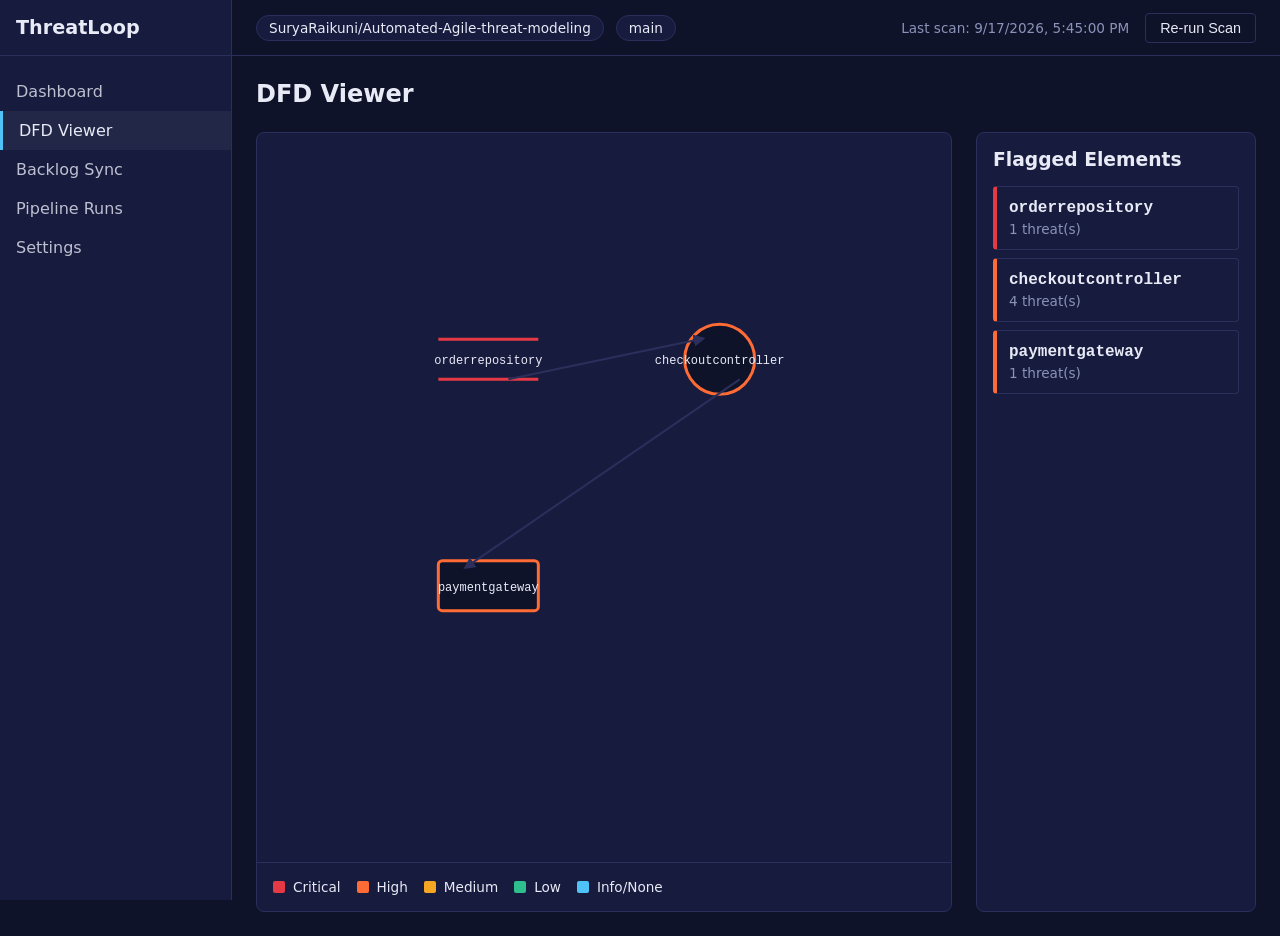
<file: dashboard/dfd-viewer.html>
<!DOCTYPE html>
<html lang="en">
<head>
  <meta charset="UTF-8">
  <title>DFD Viewer - ThreatLoop</title>
  <link rel="stylesheet" href="./assets/theme.css">
  <style>
    .dfd-layout { display: flex; gap: 24px; height: calc(100vh - 120px); }
    .dfd-canvas-wrapper { flex: 1; background: var(--card); border: 1px solid var(--border); border-radius: 8px; position: relative; overflow: hidden; display: flex; flex-direction: column; }
    .dfd-panel { width: 280px; background: var(--card); border: 1px solid var(--border); border-radius: 8px; padding: 16px; overflow-y: auto; }
    #dfd-svg { width: 100%; height: 100%; }
    .legend { padding: 16px; border-top: 1px solid var(--border); display: flex; gap: 16px; font-size: 0.85rem; flex-wrap: wrap; }
    .legend-item { display: flex; align-items: center; gap: 8px; }
    .color-box { width: 12px; height: 12px; border-radius: 2px; }
  </style>
</head>
<body>
  <div class="layout">
    <div class="sidebar">
      <div class="logo">ThreatLoop</div>
      <nav>
        <a href="index.html">Dashboard</a>
        <a href="dfd-viewer.html" class="active">DFD Viewer</a>
        <a href="backlog.html">Backlog Sync</a>
        <a href="pipeline-runs.html">Pipeline Runs</a>
        <a href="settings.html">Settings</a>
      </nav>
    </div>
    <div class="main-wrapper">
      <div class="topbar" id="shared-topbar"></div>
      <div class="main-content">
        <h2 style="margin-bottom: 24px;">DFD Viewer</h2>
        <div class="dfd-layout">
          <div class="dfd-canvas-wrapper">
            <svg id="dfd-svg"></svg>
            <div class="legend">
              <div class="legend-item"><div class="color-box" style="background:var(--critical)"></div>Critical</div>
              <div class="legend-item"><div class="color-box" style="background:var(--high)"></div>High</div>
              <div class="legend-item"><div class="color-box" style="background:var(--medium)"></div>Medium</div>
              <div class="legend-item"><div class="color-box" style="background:var(--low)"></div>Low</div>
              <div class="legend-item"><div class="color-box" style="background:var(--info)"></div>Info/None</div>
            </div>
          </div>
          <div class="dfd-panel">
            <h3>Flagged Elements</h3>
            <div id="flagged-elements" style="margin-top: 16px;"></div>
          </div>
        </div>
      </div>
    </div>
  </div>
  <script src="./assets/app.js"></script>
  <script>
    document.addEventListener('tl-data-ready', () => {
      window.renderSharedTopbar();
      const threats = window.TLData.threats;
      
      const elementsMap = {};
      threats.forEach(t => {
        if(!t.affectedElementId) return;
        const id = t.affectedElementId;
        if(!elementsMap[id]) {
          elementsMap[id] = { id, threatCount: 0, severityValue: -1, color: 'var(--info)' };
        }
        elementsMap[id].threatCount++;
        
        let sVal = 0;
        const s = t.severity.toUpperCase();
        if(s==='CRITICAL') sVal=4;
        else if(s==='HIGH') sVal=3;
        else if(s==='MEDIUM') sVal=2;
        else if(s==='LOW') sVal=1;
        
        if(sVal > elementsMap[id].severityValue) {
          elementsMap[id].severityValue = sVal;
          elementsMap[id].color = window.getSeverityColor(s);
        }
      });

      const elements = Object.values(elementsMap);
      
      // Render panel
      const panel = document.getElementById('flagged-elements');
      if(elements.length === 0) {
        panel.innerHTML = '<p class="muted">No elements flagged.</p>';
      } else {
        panel.innerHTML = elements.sort((a,b)=>b.severityValue - a.severityValue).map(el => `
          <div style="padding: 12px; border: 1px solid var(--border); border-radius: 4px; margin-bottom: 8px; border-left: 4px solid ${el.color};">
            <div class="mono" style="font-weight:bold; margin-bottom:4px;">${window.escapeHtml(el.id)}</div>
            <div style="font-size: 0.85rem; color: var(--muted);">${el.threatCount} threat(s)</div>
          </div>
        `).join('');
      }

      // Render SVG (simple force-grid)
      const svg = document.getElementById('dfd-svg');
      const w = svg.clientWidth || 600;
      const h = (svg.clientHeight || 400) - 50;
      
      let svgHtml = '';
      const cols = Math.ceil(Math.sqrt(elements.length)) || 1;
      const xStep = w / (cols + 1);
      const yStep = h / (cols + 1);
      
      elements.forEach((el, i) => {
        const col = i % cols;
        const row = Math.floor(i / cols);
        const cx = xStep * (col + 1);
        const cy = yStep * (row + 1);
        
        // Just draw processes as circles for all since we don't have exact type data
        // For checkoutcontroller, process
        // For orderrepository, datastore
        // For paymentgateway, external entity
        let shape = '';
        const idLower = el.id.toLowerCase();
        
        if(idLower.includes('repository') || idLower.includes('db')) {
          // Data store
          shape = `<path d="M${cx-50},${cy-20} L${cx+50},${cy-20} M${cx-50},${cy+20} L${cx+50},${cy+20}" stroke="${el.color}" stroke-width="3" fill="none"/>`;
        } else if (idLower.includes('gateway') || idLower.includes('external')) {
          // External entity
          shape = `<rect x="${cx-50}" y="${cy-25}" width="100" height="50" rx="4" stroke="${el.color}" stroke-width="3" fill="var(--bg)"/>`;
        } else {
          // Process
          shape = `<circle cx="${cx}" cy="${cy}" r="35" stroke="${el.color}" stroke-width="3" fill="var(--bg)"/>`;
        }
        
        svgHtml += `
          ${shape}
          <text x="${cx}" y="${cy+5}" text-anchor="middle" fill="var(--text)" font-size="12" font-family="monospace">${window.escapeHtml(el.id)}</text>
        `;
      });
      
      // Draw some arbitrary arrows based on sequence just for show
      for(let i=0; i<elements.length-1; i++) {
        const el1 = elements[i];
        const el2 = elements[i+1];
        const col1 = i % cols, row1 = Math.floor(i / cols);
        const col2 = (i+1) % cols, row2 = Math.floor((i+1) / cols);
        const cx1 = xStep * (col1 + 1), cy1 = yStep * (row1 + 1);
        const cx2 = xStep * (col2 + 1), cy2 = yStep * (row2 + 1);
        svgHtml += `
          <line x1="${cx1+20}" y1="${cy1+20}" x2="${cx2-20}" y2="${cy2-20}" stroke="var(--border)" stroke-width="2" marker-end="url(#arrow)"/>
        `;
      }
      
      svg.innerHTML = `
        <defs>
          <marker id="arrow" viewBox="0 0 10 10" refX="5" refY="5" markerWidth="6" markerHeight="6" orient="auto-start-reverse">
            <path d="M 0 0 L 10 5 L 0 10 z" fill="var(--border)" />
          </marker>
        </defs>
        ${svgHtml}
      `;
    });
  </script>
</body>
</html>
</file>
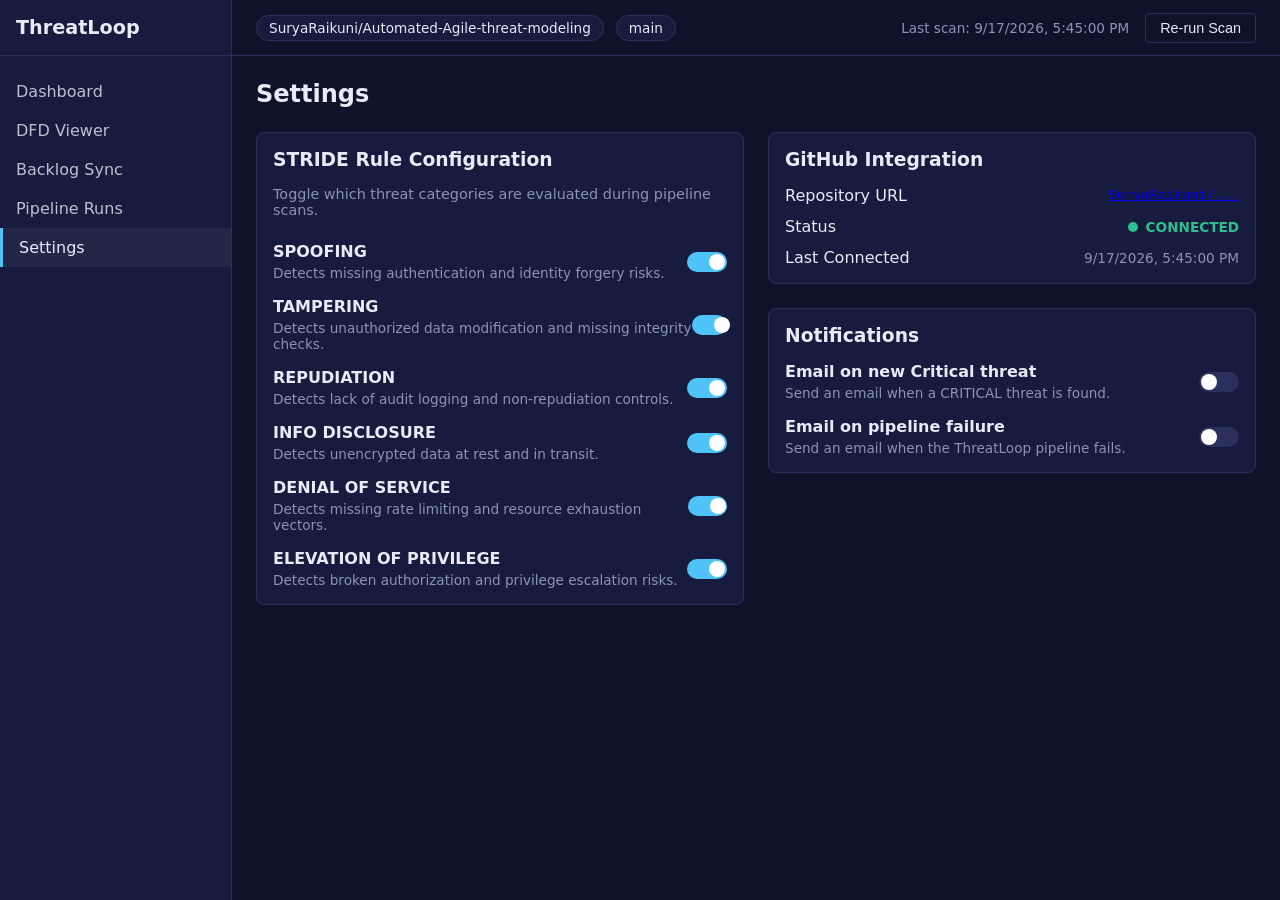
<file: dashboard/settings.html>
<!DOCTYPE html>
<html lang="en">
<head>
  <meta charset="UTF-8">
  <title>Settings - ThreatLoop</title>
  <link rel="stylesheet" href="./assets/theme.css">
</head>
<body>
  <div class="layout">
    <div class="sidebar">
      <div class="logo">ThreatLoop</div>
      <nav>
        <a href="index.html">Dashboard</a>
        <a href="dfd-viewer.html">DFD Viewer</a>
        <a href="backlog.html">Backlog Sync</a>
        <a href="pipeline-runs.html">Pipeline Runs</a>
        <a href="settings.html" class="active">Settings</a>
      </nav>
    </div>
    <div class="main-wrapper">
      <div class="topbar" id="shared-topbar"></div>
      <div class="main-content">
        <h2 style="margin-bottom: 24px;">Settings</h2>
        
        <div class="grid-cols-2">
          <div class="card">
            <h3 style="margin-bottom: 16px;">STRIDE Rule Configuration</h3>
            <p style="color:var(--muted); margin-bottom: 24px; font-size:0.9rem;">Toggle which threat categories are evaluated during pipeline scans.</p>
            
            <div id="stride-toggles" style="display:flex; flex-direction:column; gap:16px;">
              <!-- Filled by JS -->
            </div>
          </div>
          
          <div style="display:flex; flex-direction:column; gap:24px;">
            <div class="card">
              <h3 style="margin-bottom: 16px;">GitHub Integration</h3>
              <div style="display:flex; flex-direction:column; gap:12px;">
                <div style="display:flex; align-items:center; justify-content:space-between;">
                  <span>Repository URL</span>
                  <a href="https://github.com/SuryaRaikuni/Automated-Agile-threat-modeling" target="_blank" class="mono" style="font-size:0.85rem;">SuryaRaikuni/...</a>
                </div>
                <div style="display:flex; align-items:center; justify-content:space-between;">
                  <span>Status</span>
                  <div style="display:flex; align-items:center; gap:8px;">
                    <div style="width:10px; height:10px; border-radius:50%; background:var(--low);"></div>
                    <span style="color:var(--low); font-weight:bold; font-size:0.85rem;">CONNECTED</span>
                  </div>
                </div>
                <div style="display:flex; align-items:center; justify-content:space-between;">
                  <span>Last Connected</span>
                  <span style="font-size:0.85rem; color:var(--muted);" id="github-last-connected">Never</span>
                </div>
              </div>
            </div>

            <div class="card">
              <h3 style="margin-bottom: 16px;">Notifications</h3>
              <div style="display:flex; align-items:center; justify-content:space-between; margin-bottom:16px;">
                <div>
                  <div style="font-weight:bold;">Email on new Critical threat</div>
                  <div style="font-size:0.85rem; color:var(--muted); margin-top:4px;">Send an email when a CRITICAL threat is found.</div>
                </div>
                <label class="toggle-switch">
                  <input type="checkbox" id="notify-critical">
                  <span class="slider"></span>
                </label>
              </div>
              <div style="display:flex; align-items:center; justify-content:space-between;">
                <div>
                  <div style="font-weight:bold;">Email on pipeline failure</div>
                  <div style="font-size:0.85rem; color:var(--muted); margin-top:4px;">Send an email when the ThreatLoop pipeline fails.</div>
                </div>
                <label class="toggle-switch">
                  <input type="checkbox" id="notify-failure">
                  <span class="slider"></span>
                </label>
              </div>
            </div>
          </div>
        </div>
      </div>
    </div>
  </div>
  <script src="./assets/app.js"></script>
  <script>
    document.addEventListener('tl-data-ready', () => {
      window.renderSharedTopbar();
      
      if (window.TLData.runs.length > 0) {
        document.getElementById('github-last-connected').textContent = window.formatDate(window.TLData.runs[0].timestamp);
      }

      const categories = [
        { id: 'SPOOFING', desc: 'Detects missing authentication and identity forgery risks.' },
        { id: 'TAMPERING', desc: 'Detects unauthorized data modification and missing integrity checks.' },
        { id: 'REPUDIATION', desc: 'Detects lack of audit logging and non-repudiation controls.' },
        { id: 'INFO_DISCLOSURE', desc: 'Detects unencrypted data at rest and in transit.' },
        { id: 'DENIAL_OF_SERVICE', desc: 'Detects missing rate limiting and resource exhaustion vectors.' },
        { id: 'ELEVATION_OF_PRIVILEGE', desc: 'Detects broken authorization and privilege escalation risks.' }
      ];

      const disabledCats = JSON.parse(localStorage.getItem('tl_disabled_categories') || '[]');

      const toggleContainer = document.getElementById('stride-toggles');
      toggleContainer.innerHTML = categories.map(c => {
        const isChecked = !disabledCats.includes(c.id);
        return `
          <div style="display:flex; align-items:center; justify-content:space-between;">
            <div>
              <div style="font-weight:bold;">${window.formatCategory(c.id)}</div>
              <div style="font-size:0.85rem; color:var(--muted); margin-top:4px;">${c.desc}</div>
            </div>
            <label class="toggle-switch">
              <input type="checkbox" ${isChecked ? 'checked' : ''} onchange="toggleCategory('${c.id}', this.checked)">
              <span class="slider"></span>
            </label>
          </div>
        `;
      }).join('');

      window.toggleCategory = function(cat, enabled) {
        let disabled = JSON.parse(localStorage.getItem('tl_disabled_categories') || '[]');
        if(enabled) {
          disabled = disabled.filter(d => d !== cat);
        } else {
          if(!disabled.includes(cat)) disabled.push(cat);
        }
        localStorage.setItem('tl_disabled_categories', JSON.stringify(disabled));
      };

      ['notify-critical', 'notify-failure'].forEach(id => {
        const el = document.getElementById(id);
        el.checked = localStorage.getItem('tl_' + id) === 'true';
        el.addEventListener('change', (e) => {
          localStorage.setItem('tl_' + id, e.target.checked);
        });
      });
    });
  </script>
</body>
</html>
</file>
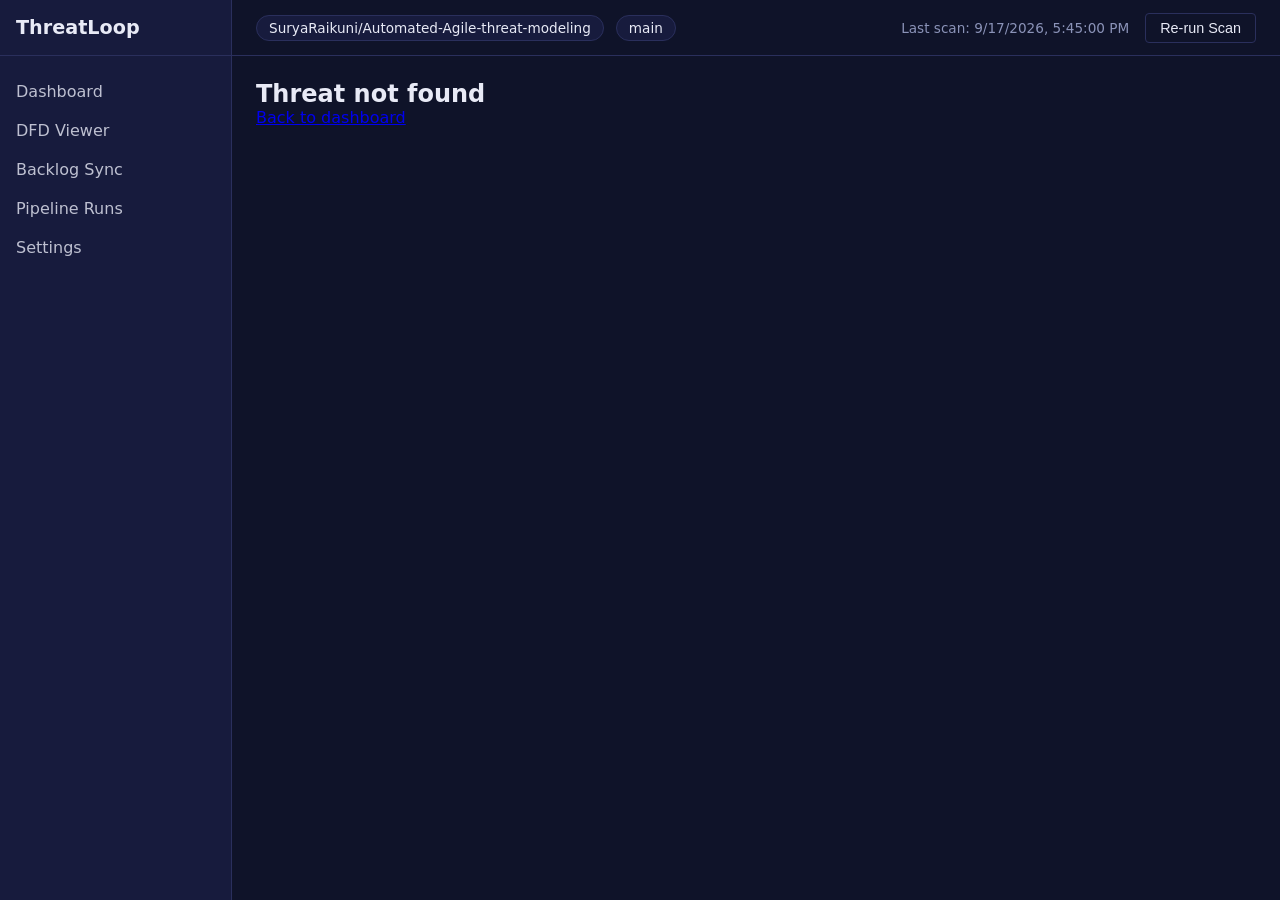
<file: dashboard/threat-detail.html>
<!DOCTYPE html>
<html lang="en">
<head>
  <meta charset="UTF-8">
  <title>Threat Detail - ThreatLoop</title>
  <link rel="stylesheet" href="./assets/theme.css">
</head>
<body>
  <div class="layout">
    <div class="sidebar">
      <div class="logo">ThreatLoop</div>
      <nav>
        <a href="index.html">Dashboard</a>
        <a href="dfd-viewer.html">DFD Viewer</a>
        <a href="backlog.html">Backlog Sync</a>
        <a href="pipeline-runs.html">Pipeline Runs</a>
        <a href="settings.html">Settings</a>
      </nav>
    </div>
    <div class="main-wrapper">
      <div class="topbar" id="shared-topbar"></div>
      <div class="main-content" id="detail-content">
        <!-- Content filled by JS -->
      </div>
    </div>
  </div>
  <script src="./assets/app.js"></script>
  <script>
    document.addEventListener('tl-data-ready', () => {
      window.renderSharedTopbar();
      const id = window.getQueryParam('id');
      const threat = window.TLData.threats.find(t => t.id === id);
      const content = document.getElementById('detail-content');
      
      if(!threat) {
        content.innerHTML = '<h2>Threat not found</h2><a href="index.html">Back to dashboard</a>';
        return;
      }
      
      const localStatus = localStorage.getItem('tl_status_' + id);
      if(localStatus) threat.status = localStatus;

      const ticket = window.TLData.tickets.find(t => t.threatId === id);
      
      const render = () => {
        content.innerHTML = `
          <div style="margin-bottom: 24px;">
            <a href="index.html" style="color:var(--muted); text-decoration:none;">&larr; Back to Dashboard</a>
          </div>
          <div class="card" style="margin-bottom: 24px;">
            <div style="display:flex; gap:12px; margin-bottom: 12px; align-items:center;">
              ${window.formatSeverity(threat.severity)}
              <span class="badge badge-info">${window.formatCategory(threat.category)}</span>
              ${window.formatStatus(threat.status)}
            </div>
            <h2>${window.escapeHtml(threat.title)}</h2>
          </div>
          <div class="grid-cols-2">
            <div class="card">
              <h3>Description</h3>
              <p style="margin-top:12px; line-height:1.5;">${window.escapeHtml(threat.description)}</p>
            </div>
            <div class="card">
              <h3>Mitigation</h3>
              <p style="margin-top:12px; line-height:1.5;">${window.escapeHtml(threat.mitigation)}</p>
            </div>
            <div class="card">
              <h3>Details</h3>
              <p style="margin-top:12px;"><strong>Affected Element:</strong> <span class="mono">${window.escapeHtml(threat.affectedElementId)}</span></p>
              <p style="margin-top:12px;"><strong>Run ID:</strong> <span class="mono">${window.escapeHtml(threat.runId)}</span></p>
              <p style="margin-top:12px;"><strong>GitHub Issue:</strong> ${ticket ? `<a href="${ticket.issueUrl}" target="_blank" style="color:var(--info);">#${ticket.issueNumber}</a>` : 'No ticket filed'}</p>
            </div>
            <div class="card">
              <h3>Actions</h3>
              <div style="display:flex; gap:12px; margin-top:12px; flex-wrap:wrap;">
                <button class="btn btn-primary" onclick="updateStatus('MITIGATED')">Mark Mitigated</button>
                <button class="btn btn-danger" onclick="updateStatus('FALSE POSITIVE')">Mark False Positive</button>
                <a href="dfd-viewer.html" class="btn btn-ghost" style="text-decoration:none; display:inline-block; padding: 6px 14px;">View in DFD</a>
              </div>
              <p style="margin-top:12px; font-size:0.8rem; color:var(--muted);">Note: Status changes are stored locally until the next pipeline run.</p>
            </div>
          </div>
        `;
      };
      
      window.updateStatus = function(newStatus) {
        localStorage.setItem('tl_status_' + id, newStatus);
        threat.status = newStatus;
        render();
      };
      
      render();
    });
  </script>
</body>
</html>
</file>
<file: dashboard/assets/theme.css>
:root {
  --bg: #0F1329;
  --card: #171B3D;
  --border: #2A2F5C;
  --text: #E8EAF6;
  --muted: #8B93B8;
  --critical: #E63946;
  --high: #FF6B35;
  --medium: #F5A623;
  --low: #2FBF8F;
  --info: #4FC3F7;
  --sidebar-width: 232px;
  --topbar-height: 56px;
}

* { box-sizing: border-box; margin: 0; padding: 0; }
body {
  font-family: system-ui, -apple-system, sans-serif;
  background-color: var(--bg);
  color: var(--text);
}
.mono { font-family: 'Courier New', Courier, monospace; }

.layout { display: flex; min-height: 100vh; }

.sidebar {
  width: var(--sidebar-width);
  background-color: var(--card);
  border-right: 1px solid var(--border);
  position: fixed;
  top: 0;
  bottom: 0;
  left: 0;
  display: flex;
  flex-direction: column;
}
.sidebar .logo {
  height: var(--topbar-height);
  display: flex;
  align-items: center;
  padding: 0 16px;
  font-weight: bold;
  font-size: 1.2rem;
  border-bottom: 1px solid var(--border);
}
.sidebar nav { padding: 16px 0; }
.sidebar nav a {
  display: block;
  padding: 10px 16px;
  color: var(--text);
  text-decoration: none;
  opacity: 0.8;
}
.sidebar nav a:hover, .sidebar nav a.active {
  background-color: rgba(255,255,255,0.05);
  opacity: 1;
}
.sidebar nav a.active {
  border-left: 3px solid var(--info);
}

.main-wrapper {
  margin-left: var(--sidebar-width);
  flex: 1;
  display: flex;
  flex-direction: column;
}

.topbar {
  height: var(--topbar-height);
  background-color: var(--bg);
  border-bottom: 1px solid var(--border);
  position: sticky;
  top: 0;
  display: flex;
  align-items: center;
  padding: 0 24px;
  justify-content: space-between;
  z-index: 10;
}
.topbar-left { display: flex; gap: 12px; align-items: center; }
.pill {
  background: var(--card);
  border: 1px solid var(--border);
  padding: 4px 12px;
  border-radius: 16px;
  font-size: 0.85rem;
}
.topbar-right { display: flex; gap: 16px; align-items: center; font-size: 0.85rem; }

.main-content { padding: 24px; overflow: auto; flex: 1; }

.card, .stat-card {
  background-color: var(--card);
  border: 1px solid var(--border);
  border-radius: 8px;
  padding: 16px;
}
.stat-card h3 { font-size: 0.9rem; color: var(--muted); margin-bottom: 8px; font-weight: normal; }
.stat-card .value { font-size: 2rem; font-weight: bold; }

.grid-2x2 { display: grid; grid-template-columns: 1fr 1fr; gap: 16px; margin-bottom: 24px; }
.grid-cols-2 { display: grid; grid-template-columns: 1fr 1fr; gap: 24px; }
.grid-cols-4 { display: grid; grid-template-columns: repeat(4, 1fr); gap: 16px; margin-bottom: 24px; }

.badge { padding: 4px 8px; border-radius: 4px; font-size: 0.75rem; font-weight: bold; text-transform: uppercase; }
.badge-critical { background-color: rgba(230, 57, 70, 0.2); color: var(--critical); border: 1px solid var(--critical); }
.badge-high { background-color: rgba(255, 107, 53, 0.2); color: var(--high); border: 1px solid var(--high); }
.badge-medium { background-color: rgba(245, 166, 35, 0.2); color: var(--medium); border: 1px solid var(--medium); }
.badge-low { background-color: rgba(47, 191, 143, 0.2); color: var(--low); border: 1px solid var(--low); }
.badge-info { background-color: rgba(79, 195, 247, 0.2); color: var(--info); border: 1px solid var(--info); }
.badge-success { background-color: rgba(47, 191, 143, 0.2); color: var(--low); border: 1px solid var(--low); }
.badge-failure { background-color: rgba(230, 57, 70, 0.2); color: var(--critical); border: 1px solid var(--critical); }
.badge-warning { background-color: rgba(245, 166, 35, 0.2); color: var(--medium); border: 1px solid var(--medium); }

.tl-table { width: 100%; border-collapse: collapse; margin-top: 16px; }
.tl-table th, .tl-table td { padding: 12px; text-align: left; border-bottom: 1px solid var(--border); }
.tl-table th { color: var(--muted); font-size: 0.85rem; text-transform: uppercase; }
.tl-table tr:hover { background-color: rgba(255,255,255,0.02); }
.tl-table a { color: var(--info); text-decoration: none; }
.tl-table a:hover { text-decoration: underline; }

.btn { padding: 6px 14px; border-radius: 4px; border: none; cursor: pointer; font-size: 0.9rem; }
.btn-primary { background-color: var(--info); color: #000; font-weight: bold; }
.btn-ghost { background-color: transparent; border: 1px solid var(--border); color: var(--text); }
.btn-danger { background-color: var(--critical); color: #fff; }

.toggle-switch {
  position: relative;
  display: inline-block;
  width: 40px;
  height: 20px;
}
.toggle-switch input { opacity: 0; width: 0; height: 0; }
.slider {
  position: absolute;
  cursor: pointer;
  top: 0; left: 0; right: 0; bottom: 0;
  background-color: var(--border);
  transition: .4s;
  border-radius: 20px;
}
.slider:before {
  position: absolute;
  content: "";
  height: 16px; width: 16px;
  left: 2px; bottom: 2px;
  background-color: white;
  transition: .4s;
  border-radius: 50%;
}
input:checked + .slider { background-color: var(--info); }
input:checked + .slider:before { transform: translateX(20px); }

.chart-container { position: relative; height: 300px; width: 100%; }

@media (max-width: 768px) {
  .sidebar { width: 60px; }
  .sidebar nav a { text-align: center; font-size: 0; }
  .main-wrapper { margin-left: 60px; }
  .grid-cols-4, .grid-cols-2 { grid-template-columns: 1fr; }
}

.modal { display: none; position: fixed; inset: 0; background: rgba(0,0,0,0.5); align-items: center; justify-content: center; z-index: 100; }
.modal.open { display: flex; }
.modal-content { background: var(--card); padding: 24px; border-radius: 8px; border: 1px solid var(--border); max-width: 400px; text-align: center; }
</file>
